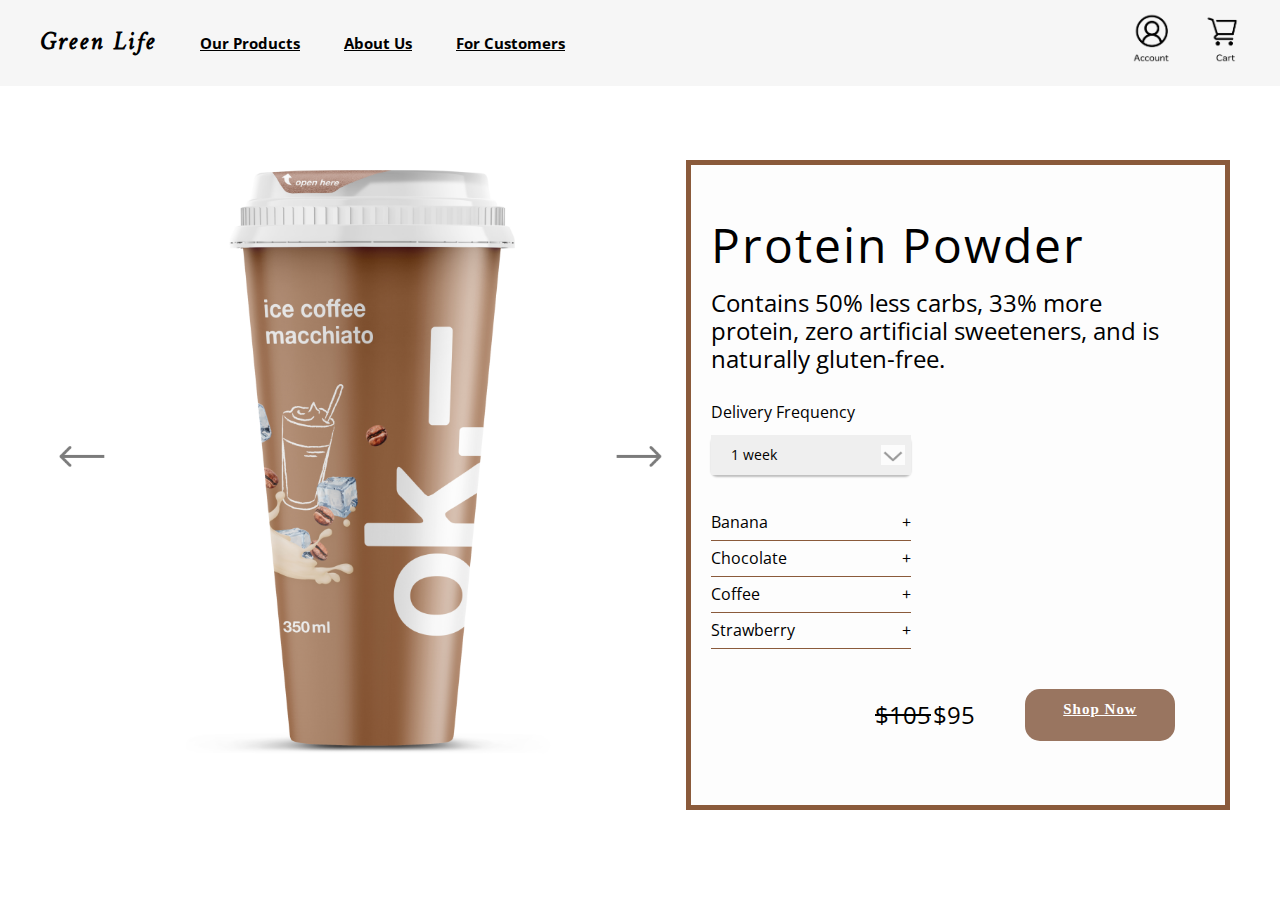
<file: detail.html>
<!DOCTYPE html>
<html lang="en">
<head>
    <title>Protein Powder</title>
    <!-- styles -->
    <link rel="stylesheet" type="text/css" href="style.css">
    <link rel="stylesheet" type="text/css" href="style2.css">
    <!-- fonts -->
    <link rel="preconnect" href="https://fonts.googleapis.com">
    <link rel="preconnect" href="https://fonts.gstatic.com" crossorigin>
    <link href="https://fonts.googleapis.com/css2?family=Metal&family=Montserrat:wght@200&family=Open+Sans&display=swap" rel="stylesheet">
</head>

<body>
    <header>
        <h1 class="toolbar" >Green Life</h1>
        <h3 class="toolbar"><a href="list.html" style="color: black;" >Our Products</a></h3>
        <h3 class="toolbar"><a href="list.html" style="color: black;" >About Us</a></h3>
        <h3 class="toolbar"><a href="list.html" style="color: black;" >For Customers</a></h3>
        <img src="icon.png" style="float:right; margin: 5px;" height="65"/>
    </header>
    <!-- product img -->
    <div width="500px" height="600px">
        <img src="product.png" style="height: 600px; padding:10px;position:absolute;left:20px;top: 150px;"/>
    </div>
    <!--detail-->
    <div class="rec1">
        <h1 class="title">Protein Powder</h1>
        <p class="detail">Contains 50% less carbs, 33% more protein, zero artificial sweeteners, and is naturally gluten-free.</p>
    <!--time-->
        <div class="flavor" style="position:absolute;left:20px;top:230px;">Delivery Frequency</div>
        <div class="option">
            
            <img src="arrow.png" class="arrow" height="20"/>
            <select name="time">
                <option value="1 week" selected>1 week</option>
                <option value="2 weeks" >2 weeks</option>
                <option value="1 month">1 month</option>
            </select>
        </div>
        <div class="selection">
        <div class="flavors">
            <div class="flavor">Banana</div>
            <div class="flavor">+</div>
        </div>
        <div class="lineTop"></div>
        <div class="flavors">
            <div class="flavor">Chocolate</div>
            <div class="flavor">+</div>
        </div>
        <div class="lineTop"></div>
        <div class="flavors">
            <div class="flavor">Coffee</div>
            <div class="flavor">+</div>
        </div>
        <div class="lineTop"></div>
        <div class="flavors">
            <div class="flavor">Strawberry</div>
            <div class="flavor">+</div>
        </div>
        <div class="lineTop"></div>
    </div>        
        <div class="check">
            <div style="display: flex;justify-content: space-between;width: 100px;">
            <div><p class="price" style="text-decoration-line: line-through;">$105</p></div>
            <div><p class="price">$95</p></div>
            </div>
            <div><h3 class="roundedrec2"><a class="link" href="detail.html">Shop Now</a></h3></div>           
        </div>

    </div>


</body>
</html>
</file>
<file: style.css>
body {
  margin: 0;
  padding: 0;
}

header {
    background-color: #F6F6F6;
    width: 100%;
    padding-top: 0px;
    position: relative;
    font-family: 'Open Sans';
    color: black;
}

h3{
  font-size: 15px;
}

h1 {
  font-size: 25px;
  font-family: "Metal";
  letter-spacing:2px;
}

.byline {
  float: left;
  font-size: 14px;
  padding-left: 10px;
}

.caption1 {
  color: #4F3423;
  color: black;  
  font-size: 40px;
  line-height: 47px;
}

.caption2 {
  color: #767676;
  font-size: 18px;
  line-height: 21px;
}

.toolbar {
  margin-left: 40px;
  display: inline-block;
}

.image {
  width:100%;
  height:800px;
}

.roundedrec1{
  font-size: 20px;
  background-color: #997560;
  padding-top: 12px;
  text-align: center;
  width: 200px;
  height: 40px;
  border-radius: 15px;
}

.link{
  color:white
}

.wig{
  position:absolute;
  width:300px;
  height:100px;
  z-index:2;
  right:100px;
  top:250px;
}
</file>
<file: style2.css>
.filter{
    width: 260px;
    position: absolute;
    left: 60px;
    top: 150px;
}



.filtertitle{
    font-weight:400;
    font-size: 20px;
    line-height: 10px;
    color: #D1A085;
    text-align: center;
    font-family: 'Open Sans';
}

.filtertitle2{
    font-weight:400;
    font-size: 20px;
    line-height: 10px;
    color: #D1A085;
    
    font-family: 'Open Sans';
}

.filterca{
    font-family: 'Open Sans';
    font-size: 18px;
    line-height: 28px;
    font-weight:400;
}
.blank{
    padding:30px;
}
.productfound{
    width: 1000px;
    position: absolute;
    right:60px;
    top: 150px;
    text-align: left;
}

.product{
    width: 1000px;
    position: absolute;
    right:60px;
    top: 220px;
    display: flex; 
    justify-content: space-between;
}

.item{
    background: rgba(234, 234, 234, 0.1);
    box-shadow: 0px 4px 4px rgba(0, 0, 0, 0.25);
    border-radius: 16px;
    width: 300px;
    height: 600px;
    margin: 10px;
}

.itemtitle{
    line-height: 10px;
    font-weight:400;
    font-size: 18px;
    font-family: 'Open Sans';
    color: #414141;
}

.itemprice{
    font-style: normal;
    font-weight: normal;
    font-size: 14px;
    line-height: 19px;
    font-family: 'Open Sans';
    color: #6A6A6A;
}

.itemlist{
    font-family: 'Open Sans';
    font-weight: normal;
    font-size: 13px;
    line-height: 18px;
}

.image-box{
    position: absolute;
    left:350px;
    top: 200px;
    z-index: 1;
    border: 10px solid #466995;
    text-align: center;
    width: 300px;
    height:300px
}

.roundedrec2{
    letter-spacing:1px;
    background-color: #997560;
    padding-top: 12px;
    text-align: center;
    width: 150px;
    height: 40px;
    border-radius: 15px;
  }

.counter{
    display: flex;
    justify-content: space-between;
}

.rec1{
    position: absolute;
    width: 544px;
    height: 650px;
    right: 50px;
    top: 160px;
    z-index: 10;

    background: rgba(234, 234, 234, 0.1);
    border: 5px solid #8A5A3B;
    box-sizing: border-box;
}

.title{
    position: absolute;
    width: 409px;
    height: 62px;
    left: 20px;
    top: 20px;
    
    font-family: 'Open Sans';
    font-style: normal;
    font-weight: normal;
    font-size: 48px;
    line-height: 56px;
   
    color: #000000;
}

.detail{
    position: absolute;
    width: 466px;
    height: 108px;
    left: 20px;
    top: 100px;
    font-family: 'Open Sans';
    font-style: normal;
    font-weight: normal;
    font-size: 24px;
    line-height: 28px;
}

.selection{
    position: absolute;
    left: 20px;
    top: 340px;
}

.option{
    z-index: 10;
    position: absolute;
    left: 20px;
    top: 270px;
    border-radius: 6px;
    width: 200px;
    height: 40px;
    box-shadow: 0px 2px 2px rgba(0, 0, 0, 0.25);
}
.arrow{
    z-index: 1;
    position: absolute;
    left: 170px;
    top: 10px;
}
.option select{
    border: none;
    font-family: 'Open Sans';
    font-size: 14px;
    font-weight: 400;
    outline: none;
    width: 100%;
    height: 40px;
    line-height: 40px;
    appearance: none;
    -webkit-appearance: none;
    -moz-appearance: none;
    padding-left: 20px;
}   

.option:after{
    content: "";
    height: 100px;
    background: url(arrow.png) no-repeat center;
    position: absolute;
    right: 20px;
    top: 41%;
    pointer-events: none;
  }


.flavors{
    display: flex;
    justify-content: space-between;
    width: 200px;
}

.flavor{
    font-family: 'Open Sans';
    font-weight: 400;
    line-height: 35px;
}

.price{
    font-family: 'Open Sans';
    font-style: normal;
    font-weight: normal;
    font-size: 24px;
    line-height: 28px;
}

.check{
    display: flex;
    justify-content: space-between;
    align-items: center;
    position: absolute;
    width: 300px;
    height: 200px;
    right: 50px;
    top: 450px;
}

.lineTop{
    width: 200px;
    border-top: 1px solid #8A5A3B;
}
</file>
